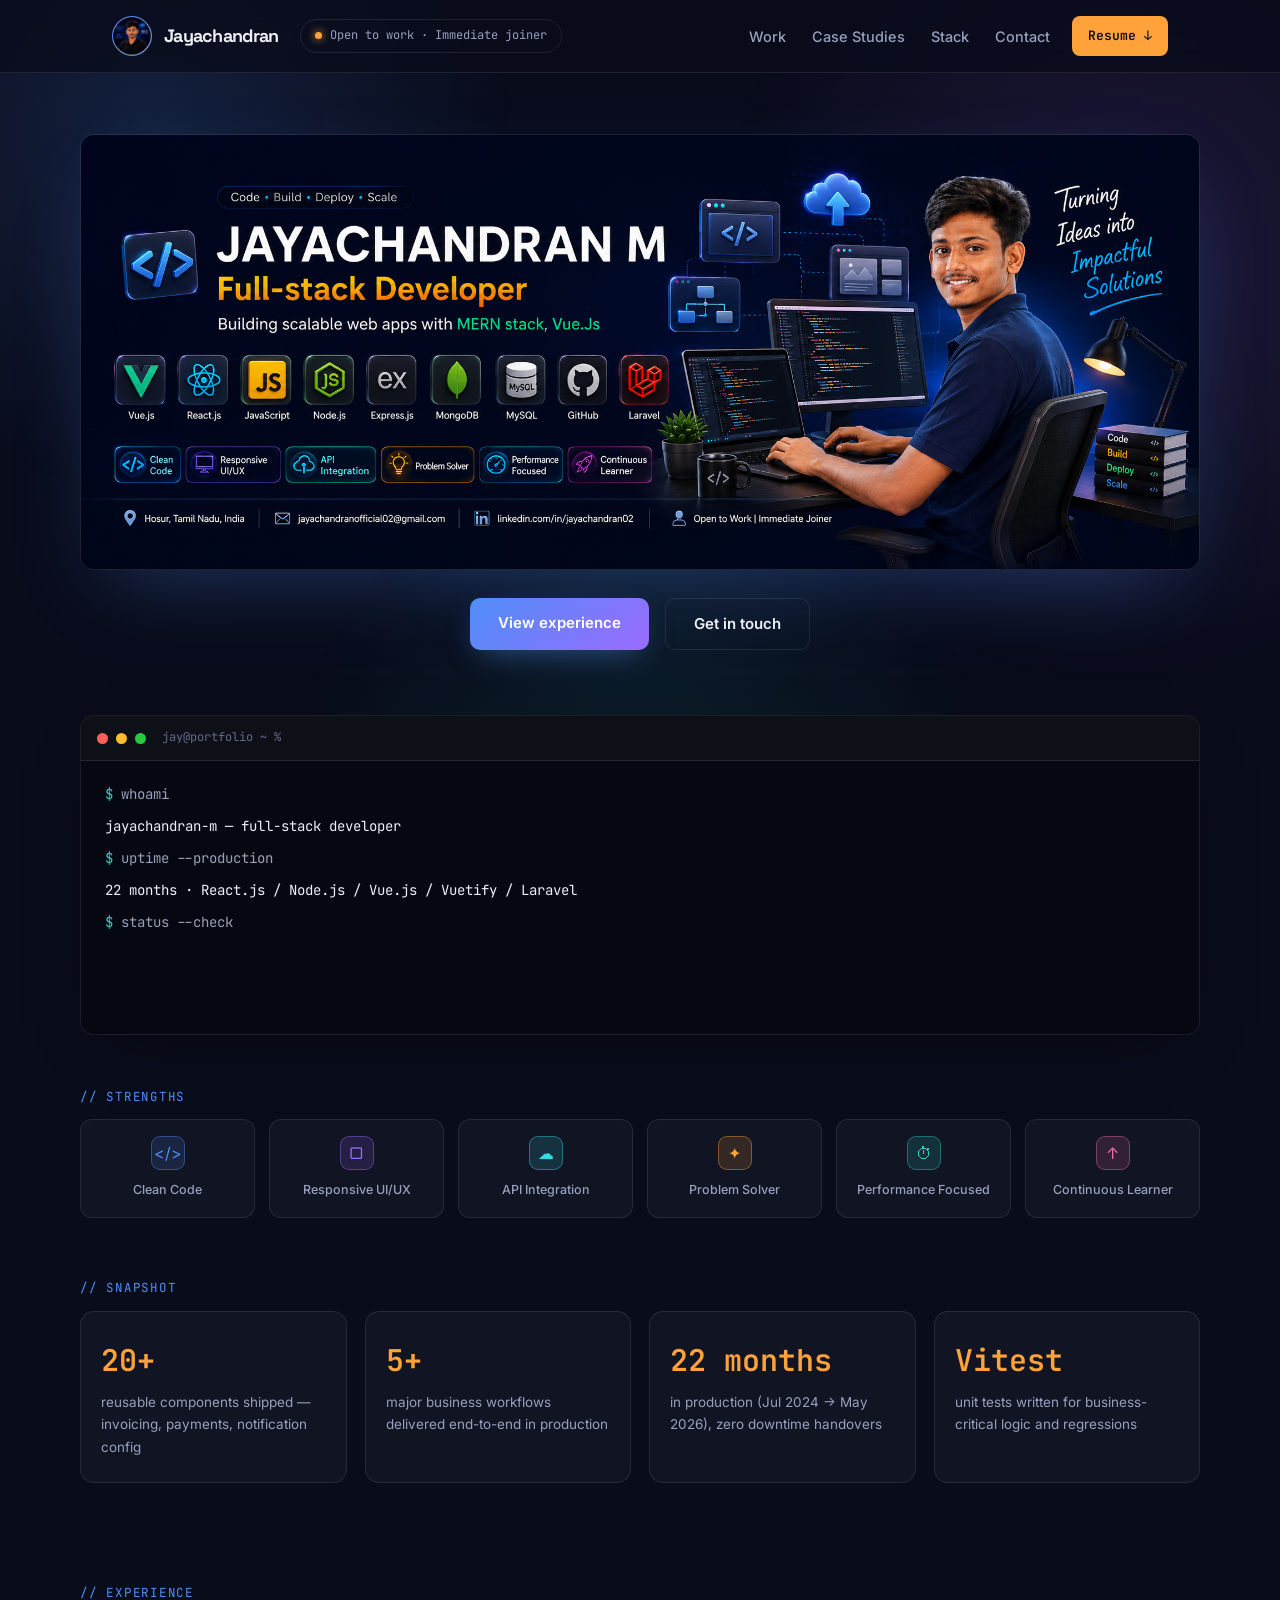
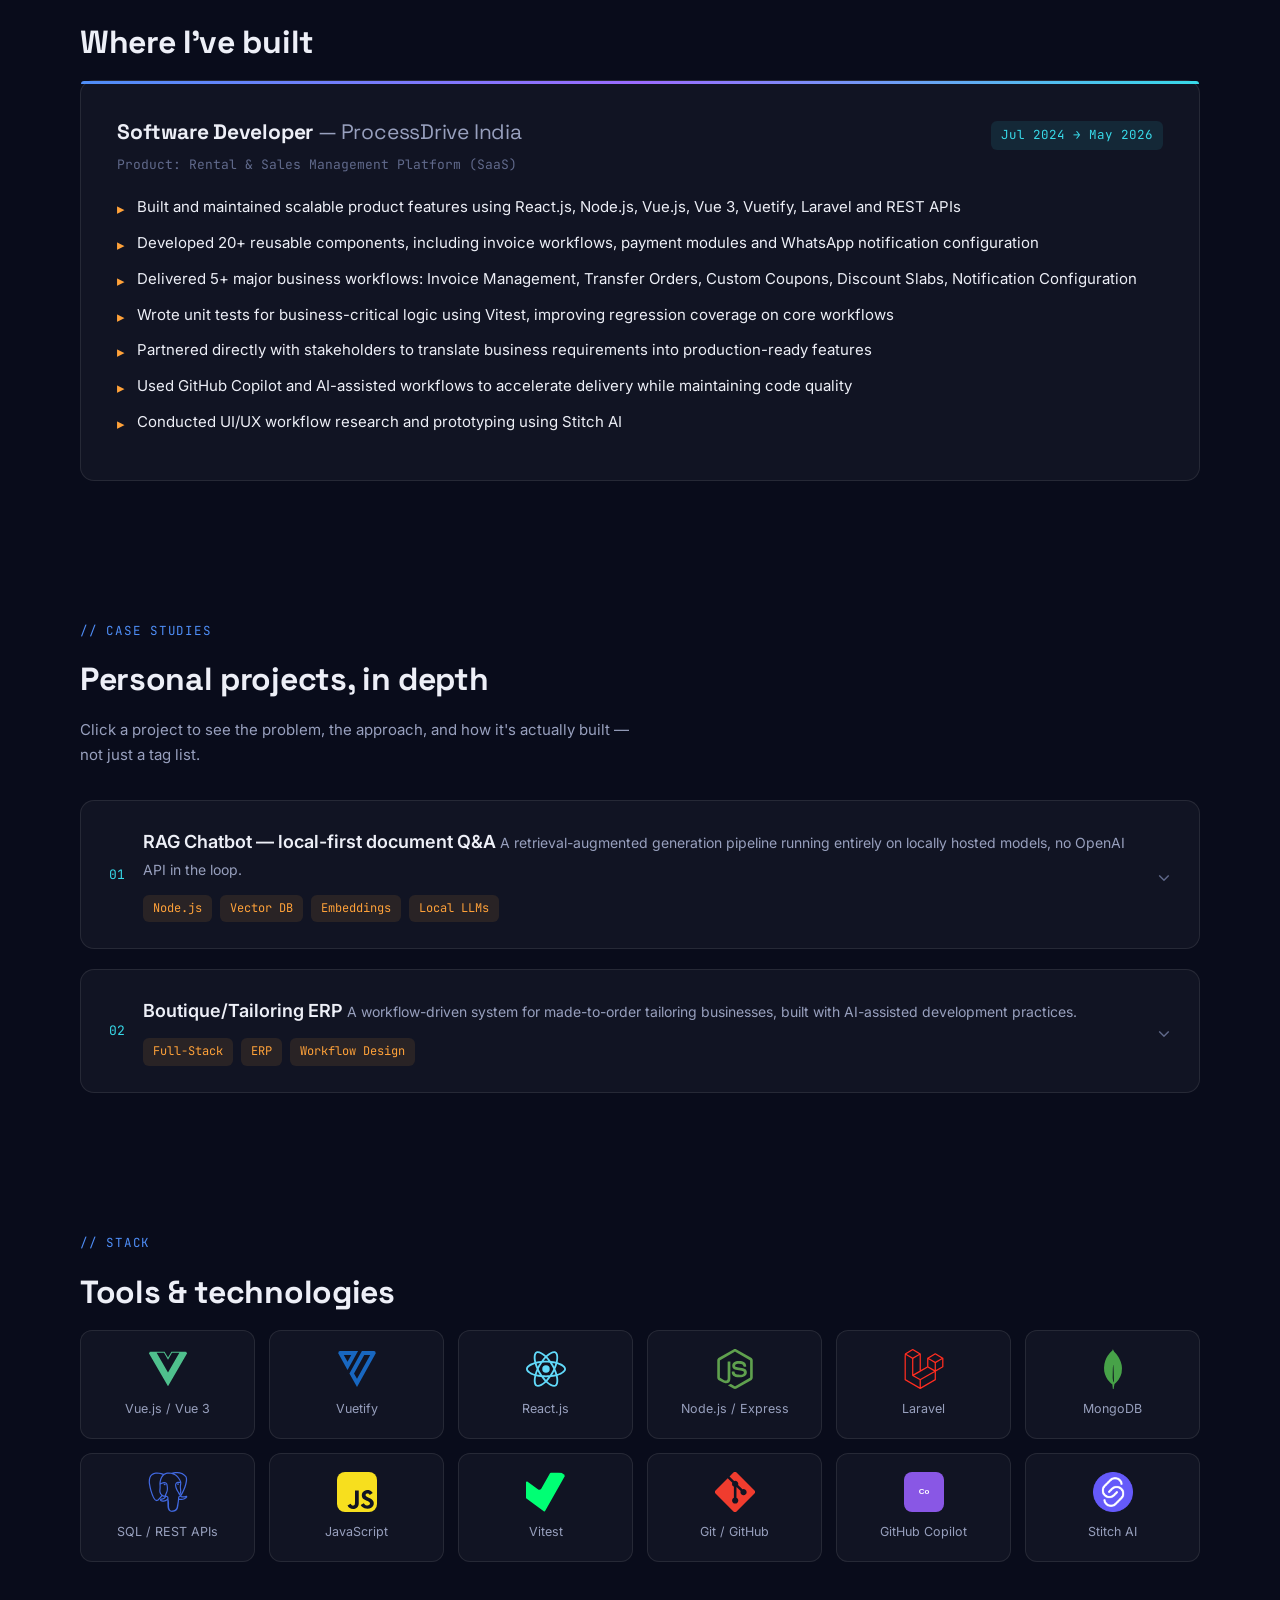
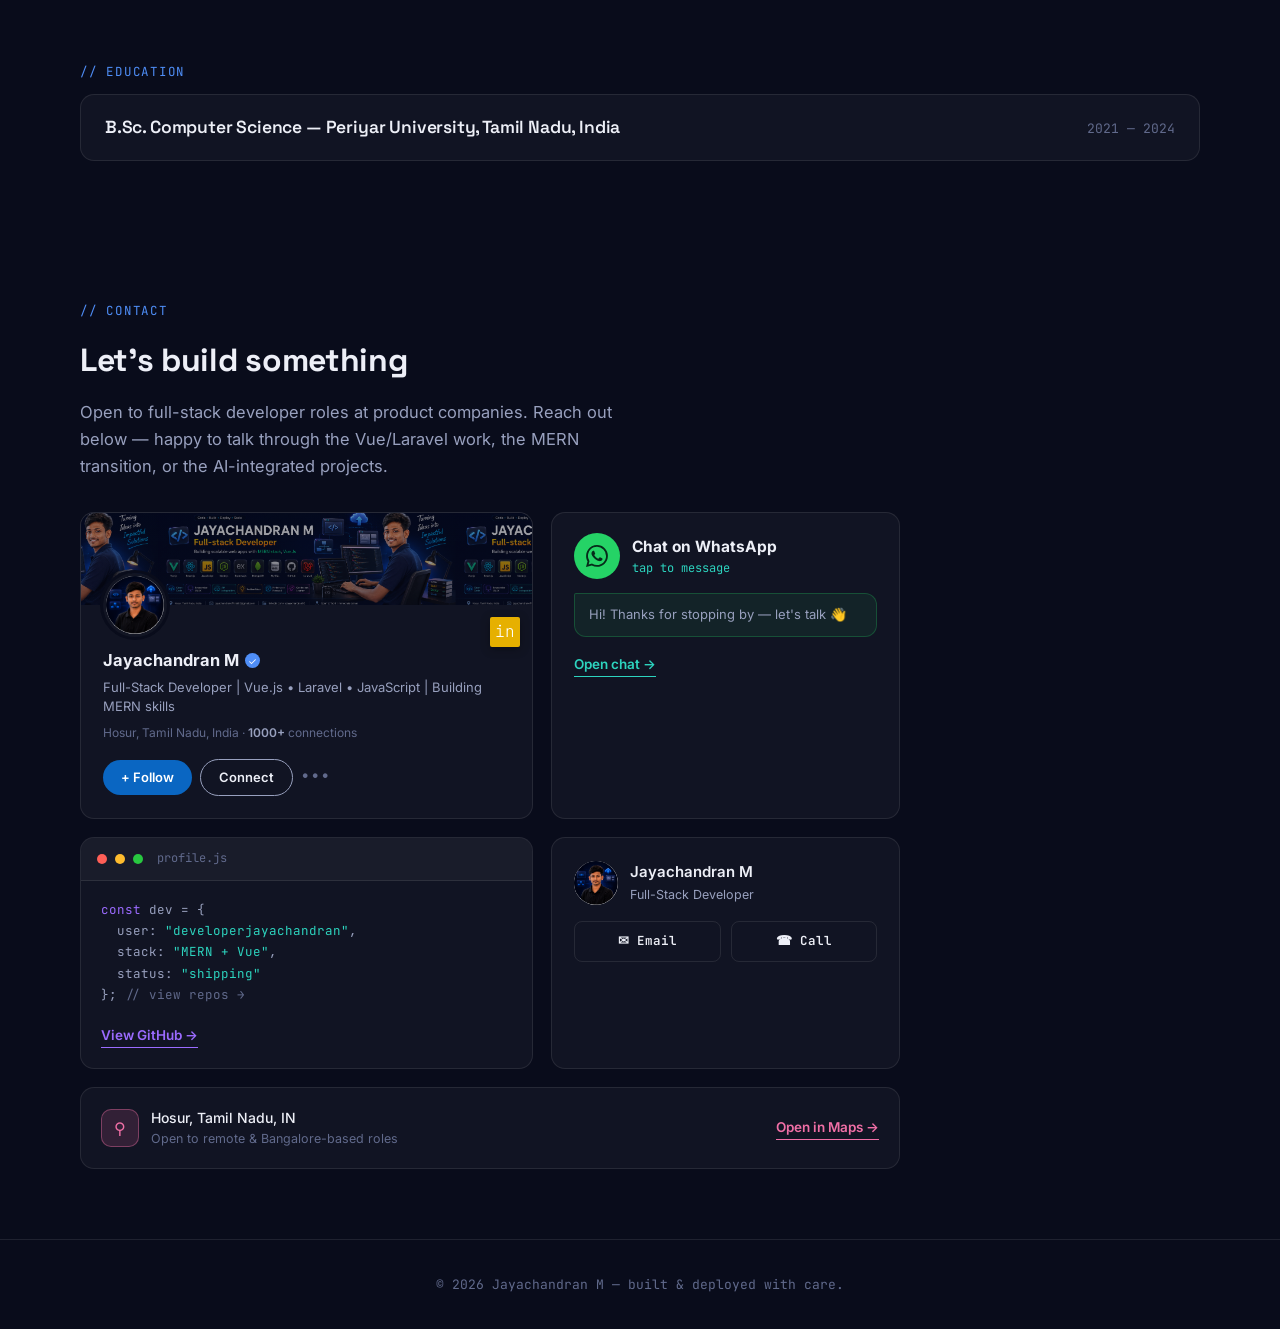
<file: index.html>
<!DOCTYPE html>
<html lang="en">
<head>
<meta charset="UTF-8">
<meta name="viewport" content="width=device-width, initial-scale=1.0">
<!-- Primary SEO -->
<title>Jayachandran M | Full Stack Developer | React • Vue • .NET</title>

<meta name="title" content="Jayachandran M | Full Stack Developer">
<meta name="description"
      content="Jayachandran M is a Full Stack Developer from Hosur, India specializing in React, Vue.js, Node.js, .NET, C#, AI and modern web applications.">

<meta name="keywords"
content="Jayachandran, Jayachandran M, Full Stack Developer, React Developer, Vue Developer, Node.js Developer, .NET Developer, C#, Portfolio">

<meta name="author" content="Jayachandran M">

<meta name="robots" content="index, follow">

<meta charset="UTF-8">

<meta name="viewport"
content="width=device-width, initial-scale=1.0">
<meta property="og:type" content="website">

<meta property="og:title"
content="Jayachandran M | Full Stack Developer">

<meta property="og:description"
content="Building modern web applications using React, Vue.js, Node.js and .NET">

<meta property="og:image"
content="https://developerjayachandran.github.io/images/jayachandran-full-stack-developer-banner.png">

<meta property="og:url"
content="https://developerjayachandran.github.io">

<meta property="og:site_name"
content="Jayachandran Portfolio">

<meta name="twitter:card" content="summary_large_image">

<meta name="twitter:title"
content="Jayachandran M">

<meta name="twitter:description"
content="Full Stack Developer">

<meta name="twitter:image"
content="https://developerjayachandran.github.io/images/jayachandran-full-stack-developer-banner.png">
<link rel="canonical"
href="https://developerjayachandran.github.io/">
<title>Jayachandran M — Full-Stack Developer</title>
<link rel="preconnect" href="https://fonts.googleapis.com">
<link rel="preconnect" href="https://fonts.gstatic.com" crossorigin>
<link href="https://fonts.googleapis.com/css2?family=Space+Grotesk:wght@500;600;700&family=JetBrains+Mono:wght@400;500;600&family=Inter:wght@400;500;600&display=swap" rel="stylesheet">
<style>
  :root{
    --bg: #090C1B;
    --bg-panel: rgba(255,255,255,0.035);
    --ink: #EDEFF7;
    --ink-soft: #98A0BE;
    --ink-faint: #616A8C;
    --line: rgba(255,255,255,0.09);
    --blue: #4F8EF7;
    --purple: #9B6BFF;
    --cyan: #38D9E8;
    --orange: #FFA23A;
    --teal: #2DD4BF;
    --pink: #F06FA6;
    --max: 1120px;
    --radius: 14px;
    --mx: 50%;
    --my: 50%;
  }

  *{ margin:0; padding:0; box-sizing:border-box; }
  html{ scroll-behavior: smooth; }

  body{
    background: var(--bg);
    color: var(--ink);
    font-family: 'Inter', sans-serif;
    line-height: 1.65;
    position: relative;
    overflow-x: hidden;
  }

  .glow-field{
    position: fixed;
    inset: 0;
    z-index: 0;
    pointer-events: none;
    background:
      radial-gradient(600px circle at 12% 15%, rgba(79,142,247,0.16), transparent 60%),
      radial-gradient(700px circle at 88% 30%, rgba(155,107,255,0.14), transparent 60%),
      radial-gradient(600px circle at 50% 90%, rgba(45,212,191,0.10), transparent 60%);
  }

  /* ambient cursor glow — subtle, desktop only, killed by reduced-motion */
  .cursor-glow{
    position: fixed;
    inset: 0;
    z-index: 0;
    pointer-events: none;
    background: radial-gradient(420px circle at var(--mx) var(--my), rgba(79,142,247,0.07), transparent 70%);
    transition: background 0.15s ease-out;
  }

  .mono{ font-family: 'JetBrains Mono', monospace; }

  h1, h2, h3{
    font-family: 'Space Grotesk', sans-serif;
    color: var(--ink);
    letter-spacing: -0.01em;
  }

  a{ color: inherit; }

  .skip-link{
    position: absolute;
    top: -60px; left: 20px;
    background: var(--orange);
    color: #090C1B;
    padding: 10px 18px;
    border-radius: 8px;
    text-decoration: none;
    z-index: 999;
    font-weight: 600;
    transition: top 0.2s;
  }
  .skip-link:focus{ top: 12px; }

  /* scroll progress bar */
  .scroll-progress{
    position: fixed;
    top: 0; left: 0;
    height: 2.5px;
    width: 0%;
    background: linear-gradient(90deg, var(--blue), var(--purple), var(--cyan));
    z-index: 200;
    transition: width 0.1s linear;
  }

  .container{
    max-width: var(--max);
    margin: 0 auto;
    padding: 0 32px;
    position: relative;
    z-index: 1;
  }

  .eyebrow{
    font-family: 'JetBrains Mono', monospace;
    font-size: 12.5px;
    color: var(--blue);
    letter-spacing: 0.06em;
    margin-bottom: 12px;
  }

  /* ---------- Header ---------- */
  header{
    position: fixed;
    top: 0; left: 0; right: 0;
    z-index: 100;
    background: rgba(9,12,27,0.78);
    backdrop-filter: blur(12px);
    border-bottom: 1px solid var(--line);
  }
  nav{
    max-width: var(--max);
    margin: 0 auto;
    padding: 16px 32px;
    display: flex;
    align-items: center;
    gap: 22px;
  }
  .logo{
    font-family: 'JetBrains Mono', monospace;
    font-weight: 600;
    font-size: 16px;
    border: 1px solid var(--blue);
    color: var(--blue);
    border-radius: 8px;
    padding: 4px 9px;
    line-height: 1;
    box-shadow: 0 0 16px rgba(79,142,247,0.35);
  }
  .nav-brand{
    display: flex;
    align-items: center;
    gap: 12px;
    min-width: 0;
  }
  .nav-brand > *{ min-width: 0; }
  .nav-name{
    font-family: 'Space Grotesk', sans-serif;
    font-size: 18px;
    font-weight: 800;
    letter-spacing: -0.04em;
    color: var(--ink);
    white-space: nowrap;
    margin: 0;
  }
  .status-pill{
    display: flex;
    align-items: center;
    gap: 8px;
    font-family: 'JetBrains Mono', monospace;
    font-size: 12px;
    color: var(--ink-soft);
    border: 1px solid var(--line);
    border-radius: 20px;
    padding: 6px 14px;
    white-space: nowrap;
  }
    .status-pill .dot{
    width: 7px; height: 7px;
    background: var(--orange);
    border-radius: 50%;
    display: inline-block;
    animation: pulse 2s ease-in-out infinite;
    box-shadow: 0 0 8px var(--orange);
  }
  @keyframes pulse{ 0%,100%{opacity:1;} 50%{opacity:0.3;} }

  .nav-links{ list-style: none; display: flex; gap: 26px; margin-left: auto; }
  .nav-links a{
    text-decoration: none;
    font-size: 14.5px;
    font-weight: 500;
    color: var(--ink-soft);
    transition: color 0.2s;
  }
  .nav-links a:hover{ color: var(--cyan); }

  .btn-resume{
    font-family: 'JetBrains Mono', monospace;
    font-size: 13px;
    font-weight: 600;
    text-decoration: none;
    color: #090C1B;
    background: var(--orange);
    padding: 9px 16px;
    border-radius: 8px;
    white-space: nowrap;
    transition: filter 0.2s, transform 0.2s;
  }
  .btn-resume:hover{ filter: brightness(1.1); transform: translateY(-1px); }

  .mobile-toggle{
    display: none;
    background: none;
    border: 1px solid var(--line);
    color: var(--ink);
    border-radius: 8px;
    font-size: 18px;
    padding: 6px 10px;
    cursor: pointer;
    margin-left: auto;
  }

  main{ padding-top: 88px; }

  /* ---------- Hero / banner masthead ---------- */
  .hero{ padding: 46px 0 40px; }
  .banner-frame{
    border-radius: var(--radius);
    overflow: hidden;
    border: 1px solid var(--line);
    box-shadow: 0 30px 80px -30px rgba(79,142,247,0.35);
  }
  .banner-frame img{ width: 100%; display: block; }

  .hero-cta{
    display: flex;
    justify-content: center;
    gap: 16px;
    margin-top: 28px;
    margin-bottom: 15px;
    flex-wrap: wrap;
  }
  .btn-primary, .btn-secondary{
    padding: 13px 28px;
    border-radius: 10px;
    font-weight: 600;
    font-size: 15px;
    text-decoration: none;
    transition: all 0.2s;
    display: inline-block;
  }
  .btn-primary{
    background: linear-gradient(135deg, var(--blue), var(--purple));
    color: #fff;
    box-shadow: 0 10px 30px -10px rgba(79,142,247,0.55);
  }
  .btn-primary:hover{ transform: translateY(-2px); }
  .btn-secondary{
    background: transparent;
    color: var(--ink);
    border: 1.5px solid var(--line);
  }
  .btn-secondary:hover{ border-color: var(--cyan); color: var(--cyan); }

  /* ---------- Terminal boot (signature element) ---------- */
  .terminal-section{ padding: 10px 0 46px; }
  .terminal{
    background: #060811;
    border: 1px solid var(--line);
    border-radius: var(--radius);
    overflow: hidden;
    box-shadow: 0 20px 60px -30px rgba(0,0,0,0.6);
  }
  .terminal-bar{
    display: flex;
    align-items: center;
    gap: 8px;
    padding: 12px 16px;
    background: rgba(255,255,255,0.03);
    border-bottom: 1px solid var(--line);
  }
  .terminal-dot{ width: 11px; height: 11px; border-radius: 50%; }
  .terminal-dot.red{ background: #FF5F57; }
  .terminal-dot.yellow{ background: #FEBC2E; }
  .terminal-dot.green{ background: #28C840; }
  .terminal-title{
    font-family: 'JetBrains Mono', monospace;
    font-size: 12px;
    color: var(--ink-faint);
    margin-left: 8px;
  }
  .terminal-body{
    padding: 22px 24px 26px;
    font-family: 'JetBrains Mono', monospace;
    font-size: 14px;
    color: var(--ink-soft);
    min-height: 168px;
  }
  .terminal-body .line{ display: block; margin-bottom: 9px; opacity: 0; }
  .terminal-body .line.shown{ opacity: 1; }
  .terminal-body .prompt{ color: var(--teal); }
  .terminal-body .val{ color: var(--ink); }
  .terminal-body .ok{ color: var(--cyan); }
  .terminal-cursor{
    display: inline-block;
    width: 8px; height: 15px;
    background: var(--orange);
    vertical-align: text-bottom;
    animation: blink 1s step-end infinite;
  }
  @keyframes blink{ 50%{ opacity: 0; } }

  /* ---------- Strengths chips ---------- */
  .chips-section{ padding: 6px 0 10px; }
  .chips-grid{
    display: grid;
    grid-template-columns: repeat(6, 1fr);
    gap: 14px;
  }
  .chip{
    background: var(--bg-panel);
    border: 1px solid var(--line);
    border-radius: 12px;
    padding: 16px 12px;
    text-align: center;
    transition: transform 0.2s, border-color 0.2s;
  }
  .chip:hover{ transform: translateY(-3px); }
  .chip .chip-icon{
    width: 34px; height: 34px;
    border-radius: 9px;
    display: flex; align-items: center; justify-content: center;
    margin: 0 auto 10px;
    font-size: 16px;
  }
  .chip .chip-label{ font-size: 12.5px; font-weight: 500; color: var(--ink-soft); }
  .chip.c-blue .chip-icon{ background: rgba(79,142,247,0.15); color: var(--blue); border: 1px solid rgba(79,142,247,0.4); }
  .chip.c-blue:hover{ border-color: var(--blue); }
  .chip.c-purple .chip-icon{ background: rgba(155,107,255,0.15); color: var(--purple); border: 1px solid rgba(155,107,255,0.4); }
  .chip.c-purple:hover{ border-color: var(--purple); }
  .chip.c-cyan .chip-icon{ background: rgba(56,217,232,0.15); color: var(--cyan); border: 1px solid rgba(56,217,232,0.4); }
  .chip.c-cyan:hover{ border-color: var(--cyan); }
  .chip.c-orange .chip-icon{ background: rgba(255,162,58,0.15); color: var(--orange); border: 1px solid rgba(255,162,58,0.4); }
  .chip.c-orange:hover{ border-color: var(--orange); }
  .chip.c-teal .chip-icon{ background: rgba(45,212,191,0.15); color: var(--teal); border: 1px solid rgba(45,212,191,0.4); }
  .chip.c-teal:hover{ border-color: var(--teal); }
  .chip.c-pink .chip-icon{ background: rgba(240,111,166,0.15); color: var(--pink); border: 1px solid rgba(240,111,166,0.4); }
  .chip.c-pink:hover{ border-color: var(--pink); }

  /* ---------- Snapshot (was "Impact Metrics") ---------- */
  .metrics{ padding: 50px 0 30px; }
  .metrics-grid{
    display: grid;
    grid-template-columns: repeat(4, 1fr);
    gap: 18px;
  }
  .metric-tile{
    background: var(--bg-panel);
    border: 1px solid var(--line);
    border-radius: var(--radius);
    padding: 24px 20px;
    transition: border-color 0.2s, transform 0.2s;
  }
  .metric-tile:hover{ border-color: var(--blue); transform: translateY(-3px); }
  .metric-num{
    font-family: 'JetBrains Mono', monospace;
    font-size: 30px;
    font-weight: 600;
    color: var(--orange);
    margin-bottom: 6px;
  }
  .dp{
    width: 40px;
    height: 40px;
    border-radius: 50%;
    border: 1px solid var(--blue);
    color: var(--blue);
    line-height: 1;
    box-shadow: inset 0 0 16px rgba(0, 93, 168, 0.35);
  }
  .metric-label{ font-size: 13.5px; color: var(--ink-soft); }

  /* ---------- Section shared ---------- */
  section.block{ padding: 70px 0; }
  section.block h2{ font-size: 32px; margin-bottom: 12px; }
  .section-sub{ color: var(--ink-soft); font-size: 15px; margin-bottom: 32px; max-width: 560px; }

  /* ---------- Experience ---------- */
  .exp-card{
    background: var(--bg-panel);
    border: 1px solid var(--line);
    border-radius: var(--radius);
    padding: 34px 36px;
    position: relative;
  }
  .exp-card::before{
    content: '';
    position: absolute;
    top: 0; left: 0;
    width: 100%; height: 3px;
    background: linear-gradient(90deg, var(--blue), var(--purple), var(--cyan));
    border-radius: var(--radius) var(--radius) 0 0;
  }
  .exp-head{
    display: flex; justify-content: space-between; align-items: baseline;
    flex-wrap: wrap; gap: 10px; margin-bottom: 4px;
  }
  .exp-head h3{ font-size: 21px; }
  .exp-head .company{ color: var(--ink-soft); font-weight: 400; }
  .rev-tag{
    font-family: 'JetBrains Mono', monospace;
    font-size: 12.5px;
    color: var(--cyan);
    background: rgba(56,217,232,0.10);
    padding: 4px 10px;
    border-radius: 6px;
    white-space: nowrap;
  }
  .exp-sub{
    font-family: 'JetBrains Mono', monospace;
    font-size: 13px;
    color: var(--ink-faint);
    margin-bottom: 20px;
  }
  .spec-list li{
    list-style: none;
    padding-left: 20px;
    position: relative;
    margin-bottom: 11px;
    font-size: 15px;
    color: var(--ink);
  }
  .spec-list li::before{
    content: '▸';
    color: var(--orange);
    position: absolute;
    left: 0;
    top: 2px;
  }

  /* ---------- Case studies (was "Modules") ---------- */
  .case-list{ display: flex; flex-direction: column; gap: 20px; }
  .case-card{
    background: var(--bg-panel);
    border: 1px solid var(--line);
    border-radius: var(--radius);
    overflow: hidden;
    transition: border-color 0.2s;
  }
  .case-card.open{ border-color: var(--purple); }
  .case-head{
    display: flex;
    align-items: center;
    gap: 18px;
    padding: 26px 28px;
    cursor: pointer;
    background: none;
    border: none;
    width: 100%;
    text-align: left;
    color: inherit;
    font: inherit;
  }
  .case-head:focus-visible{ outline: 2px solid var(--cyan); outline-offset: -2px; }
  .case-icon{
    font-family: 'JetBrains Mono', monospace;
    font-size: 13px;
    color: var(--cyan);
    flex-shrink: 0;
  }
  .case-title-wrap{ flex: 1; min-width: 0; }
  .case-name{ font-size: 18px; font-weight: 600; margin-bottom: 6px; }
  .case-tagline{ color: var(--ink-soft); font-size: 14px; }
  .case-tags{ display: flex; flex-wrap: wrap; gap: 8px; margin-top: 12px; }
  .tag{
    font-family: 'JetBrains Mono', monospace;
    font-size: 12px;
    color: var(--orange);
    background: rgba(255,162,58,0.10);
    padding: 4px 10px;
    border-radius: 6px;
  }
  .case-chevron{
    font-size: 18px;
    color: var(--ink-faint);
    transition: transform 0.25s ease;
    flex-shrink: 0;
  }
  .case-card.open .case-chevron{ transform: rotate(180deg); color: var(--cyan); }
  .case-body{
    max-height: 0;
    overflow: hidden;
    transition: max-height 0.35s ease;
  }
  .case-body-inner{
    padding: 0 28px 30px;
    border-top: 1px solid var(--line);
    margin-top: 2px;
    padding-top: 22px;
  }
  .case-grid{
    display: grid;
    grid-template-columns: 1fr 1fr;
    gap: 24px;
    margin-bottom: 20px;
  }
  .case-block h4{
    font-family: 'JetBrains Mono', monospace;
    font-size: 12px;
    letter-spacing: 0.06em;
    text-transform: uppercase;
    color: var(--purple);
    margin-bottom: 8px;
  }
  .case-block p{ font-size: 14.5px; color: var(--ink-soft); }
  .case-links{ display: flex; gap: 14px; margin-top: 6px; }
  .case-link{
    font-size: 13.5px;
    font-weight: 600;
    color: var(--ink);
    text-decoration: none;
    border-bottom: 1.5px solid var(--ink);
    padding-bottom: 2px;
  }
  .case-link:hover{ color: var(--cyan); border-color: var(--cyan); }
  .case-note{
    font-size: 12.5px;
    color: var(--ink-faint);
    margin-top: 14px;
    font-style: italic;
  }

  /* ---------- Stack icon grid ---------- */
  .stack-grid{
    display: grid;
    grid-template-columns: repeat(6, 1fr);
    gap: 14px;
  }
  .stack-item{
    background: var(--bg-panel);
    border: 1px solid var(--line);
    border-radius: 12px;
    padding: 18px 10px;
    text-align: center;
    transition: transform 0.2s, border-color 0.2s;
  }
  .stack-item:hover{ transform: translateY(-3px); border-color: var(--blue); }
  .stack-icon-img{
    width: 40px; height: 40px; display: block; margin: 0 auto 10px; border-radius: 8px; object-fit: cover;
  }
  .stack-name{ font-size: 12.5px; color: var(--ink-soft); }

  /* ---------- Education ---------- */
  .education-section{ padding: 30px 0 70px; }
  .edu-row{
    display: flex; justify-content: space-between; align-items: baseline;
    flex-wrap: wrap; gap: 10px;
    border: 1px solid var(--line);
    border-radius: var(--radius);
    padding: 18px 24px;
    background: var(--bg-panel);
  }
  .edu-row h3{ font-size: 17.5px; font-weight: 600; }
  .edu-meta{ font-family: 'JetBrains Mono', monospace; font-size: 13px; color: var(--ink-faint); }

  /* ---------- Contact ---------- */
  .contact-section{ padding: 70px 0 50px; }
  .contact-line{ color: var(--ink-soft); font-size: 16.5px; margin-bottom: 32px; max-width: 540px; }
  .contact-bento{
    display: grid;
    grid-template-columns: 1.3fr 1fr;
    gap: 18px;
    max-width: 820px;
  }
  .bento-card{
    border: 1px solid var(--line);
    background: var(--bg-panel);
    border-radius: var(--radius);
    text-decoration: none;
    color: inherit;
    transition: transform 0.2s ease, border-color 0.2s ease;
    display: block;
    overflow: hidden;
  }
  .bento-card:hover{ transform: translateY(-3px); }

  /* LinkedIn — profile-preview style, mirrors a LinkedIn share-card layout */
  .li-card{ position: relative; }
  .li-card:hover{ border-color: var(--blue); }
  .li-banner{
    height: 92px;
    background-image: linear-gradient(rgba(9,12,27,0.35), rgba(9,12,27,0.55)), url('assets/jayachandran-full-stack-developer-banner.png');
    background-size: 66%;
    background-position: center;
    text-align: center;
  }
  .li-badge{
    position: absolute;
    top: 12px; right: 12px;
    width: 30px; height: 30px;
    border-radius: 2px;
    background: #e6b000;
    color: #fff;
    font-family: 'JetBrains Mono', monospace;
    font-weight: 200;
    font-size: 16px;
    display: flex; align-items: center; justify-content: center;
    box-shadow: 0 2px 10px rgba(0,0,0,0.35);
  }
  .li-body{ padding: 0 22px 22px; position: relative; }
  .li-avatar-row{ display: flex; align-items: flex-end; justify-content: space-between; }
  .li-avatar{
    width: 64px; height: 64px;
    border-radius: 50%;
    border: 3px solid var(--bg-panel);
    outline: 3px solid var(--bg);
    object-fit: cover;
    margin-top: -32px;
    display: block;
    background: var(--bg);
  }
  .li-dots{
    font-size: 15px;
    color: var(--ink-faint);
    letter-spacing: 2px;
    padding-bottom: 4px;
  }
  .li-name-row{ display: flex; align-items: center; gap: 6px; margin-top: 10px; }
  .li-name{ font-size: 16.5px; font-weight: 700; }
  .li-verified{
    width: 15px; height: 15px;
    border-radius: 50%;
    background: var(--blue);
    color: #fff;
    font-size: 10px;
    display: inline-flex; align-items: center; justify-content: center;
    flex-shrink: 0;
  }
  .li-role{ font-size: 13px; color: var(--ink-soft); margin-top: 4px; line-height: 1.4; }
  .li-meta{ font-size: 12px; color: var(--ink-faint); margin-top: 8px; }
  .li-meta strong{ color: var(--ink-soft); font-weight: 600; }
  .li-actions{ display: flex; align-items: center; gap: 8px; margin-top: 16px; }
  .li-btn{
    font-size: 13px;
    font-weight: 600;
    padding: 7px 18px;
    border-radius: 20px;
    text-align: center;
  }
  .li-btn.follow{ background: #0A66C2; color: #fff; text-decoration: none; }
  .li-btn.connect{ border: 1.5px solid var(--ink-soft); color: var(--ink); text-decoration: none; }

  /* WhatsApp — chat preview style */
  .wa-card{ padding: 0; text-align: left; }
  .wa-card:hover{ border-color: var(--teal); }
  .wa-top{
    display: flex; align-items: center; gap: 12px;
    padding: 20px 22px 14px;
  }
  .wa-icon{
    width: 46px; height: 46px;
    border-radius: 50%;
    background: #25D366;
    color: #062B1A;
    display: flex; align-items: center; justify-content: center;
    flex-shrink: 0;
  }
  .wa-icon svg{ width: 22px; height: 22px; }
  .wa-title{ font-size: 15.5px; font-weight: 700; }
  .wa-status{ font-size: 12px; color: var(--teal); }
  .wa-preview{
    margin: 0 22px 16px;
    background: rgba(37,211,102,0.08);
    border: 1px solid rgba(37,211,102,0.25);
    border-radius: 12px;
    border-top-left-radius: 2px;
    padding: 10px 14px;
    font-size: 13px;
    color: var(--ink-soft);
  }
  .wa-foot{
    display: flex; align-items: center; justify-content: space-between;
    padding: 0 22px 20px;
  }
  .wa-card .bento-cta{ color: var(--teal); }
  .wa-card .bento-cta:hover{ color: #6EE7DA; }

  /* GitHub — mini code-editor style */
  .gh-card{ padding: 0; }
  .gh-card:hover{ border-color: var(--purple); }
  .gh-titlebar{
    display: flex; align-items: center; gap: 8px;
    padding: 11px 16px;
    background: rgba(255,255,255,0.03);
    border-bottom: 1px solid var(--line);
  }
  .gh-titlebar .terminal-dot{ width: 10px; height: 10px; }
  .gh-filename{
    font-family: 'JetBrains Mono', monospace;
    font-size: 12px;
    color: var(--ink-faint);
    margin-left: 6px;
  }
  .gh-body{ padding: 18px 20px 20px; }
  .gh-code{
    font-family: 'JetBrains Mono', monospace;
    font-size: 12.5px;
    line-height: 1.7;
    color: var(--ink-soft);
    margin-bottom: 16px;
  }
  .gh-code .gk{ color: var(--purple); }
  .gh-code .gs{ color: var(--teal); }
  .gh-code .gc{ color: var(--ink-faint); }
  .gh-card .bento-cta{ color: var(--purple); }
  .gh-card .bento-cta:hover{ color: #C0A4FF; }

  /* Direct contact — avatar card with two actions */
  .dc-card{ padding: 22px; grid-column: span 1; }
  .dc-card:hover{ border-color: var(--orange); }
  .dc-head{ display: flex; align-items: center; gap: 12px; margin-bottom: 16px; }
  .dc-avatar{ width: 44px; height: 44px; border-radius: 50%; object-fit: cover; }
  .dc-name{ font-size: 15px; font-weight: 600; }
  .dc-role{ font-size: 12.5px; color: var(--ink-soft); }
  .dc-actions{ display: flex; gap: 10px; }
  .dc-btn{
    flex: 1;
    text-align: center;
    font-family: 'JetBrains Mono', monospace;
    font-size: 12.5px;
    font-weight: 600;
    color: var(--ink);
    border: 1px solid var(--line);
    border-radius: 8px;
    padding: 9px 8px;
    text-decoration: none;
    transition: border-color 0.2s, color 0.2s;
  }
  .dc-btn:hover{ border-color: var(--orange); color: var(--orange); }

  /* Location — small pin card */
  .loc-card{
    display: flex;
    align-items: center;
    gap: 12px;
    padding: 18px 20px;
    grid-column: 1 / -1;
  }
  .loc-card:hover{ border-color: var(--pink); }
  .loc-icon{
    width: 38px; height: 38px;
    border-radius: 10px;
    background: rgba(240,111,166,0.15);
    border: 1px solid rgba(240,111,166,0.4);
    color: var(--pink);
    display: flex; align-items: center; justify-content: center;
    font-size: 16px;
    flex-shrink: 0;
  }
  .loc-text{ flex: 1; font-size: 14px; }
  .loc-text .loc-place{ color: var(--ink); font-weight: 500; }
  .loc-text .loc-note{ color: var(--ink-faint); font-size: 12.5px; }
  .loc-card .bento-cta{ color: var(--pink); white-space: nowrap; }
  .loc-card .bento-cta:hover{ color: #F79BC1; }

  .bento-cta{
    display: inline-block;
    font-size: 13.5px;
    font-weight: 600;
    border-bottom: 1.5px solid currentColor;
    padding-bottom: 1px;
  }

  footer{
    padding: 34px 0;
    text-align: center;
    color: var(--ink-faint);
    font-size: 13px;
    border-top: 1px solid var(--line);
    font-family: 'JetBrains Mono', monospace;
  }

  .reveal{ opacity: 0; transform: translateY(16px); transition: opacity 0.6s ease, transform 0.6s ease; }
  .reveal.visible{ opacity: 1; transform: translateY(0); }

  @media (prefers-reduced-motion: reduce){
    .reveal{ opacity: 1; transform: none; transition: none; }
    .status-pill .dot{ animation: none; }
    .terminal-cursor{ animation: none; }
    .terminal-body .line{ opacity: 1; }
    .cursor-glow{ display: none; }
    html{ scroll-behavior: auto; }
  }
  @media (max-width:680px){
    section.block{
        margin: 15px;
    }
}

  @media (max-width: 960px){
    .chips-grid{ grid-template-columns: repeat(3, 1fr); }
    .metrics-grid{ grid-template-columns: repeat(2, 1fr); }
    .stack-grid{ grid-template-columns: repeat(4, 1fr); }
    .case-grid{ grid-template-columns: 1fr; }
    .contact-bento{ grid-template-columns: 1fr; }
  }

  @media (max-width: 680px){
    .nav-links, .status-pill{ display: none; }
    .mobile-toggle{ display: block; }
    .nav-links.active{
      display: flex;
      flex-direction: column;
      position: absolute;
      top: 100%; left: 0; right: 0;
      background: var(--bg);
      border-bottom: 1px solid var(--line);
      padding: 16px 32px;
      gap: 16px;
    }
    section.block h2{ font-size: 25px; }
    .chips-grid{ grid-template-columns: repeat(2, 1fr); }
    .stack-grid{ grid-template-columns: repeat(3, 1fr); }
    .container{ padding: 0 20px; }
    nav{ padding: 14px 20px; }
    .loc-card{ flex-wrap: wrap; }
    .case-head{ padding: 20px; }
    .case-body-inner{ padding: 0 20px 24px; padding-top: 18px; }
  }
</style>
</head>

<script type="application/ld+json">
{
"@context":"https://schema.org",
"@type":"Person",
"name":"Jayachandran M",
"url":"https://developerjayachandran.github.io",
"image":"https://developerjayachandran.github.io/images/jayachandran-profile-photo.png",
"jobTitle":"Full Stack Developer",
"address":{
"@type":"PostalAddress",
"addressLocality":"Hosur",
"addressCountry":"India"
},
"sameAs":[
"https://github.com/developerjayachandran",
"https://linkedin.com/in/jayachandran-m-developer"
],
"knowsAbout":[
"React",
"Vue.js",
"Node.js",
".NET",
"C#",
"JavaScript",
"TypeScript",
"MongoDB",
"PostgreSQL"
]
}
</script>
<body>

<div class="glow-field" aria-hidden="true"></div>
<div class="cursor-glow" id="cursorGlow" aria-hidden="true"></div>
<div class="scroll-progress" id="scrollProgress"></div>
<a href="#main-content" class="skip-link">Skip to main content</a>

<header>
  <nav aria-label="Main navigation">
    <div class="nav-brand">
      <img class="dp" src="assets/jayachandran-profile-photo.png" alt="Jayachandran">
      <div class="nav-name">Jayachandran</div>
    </div>
    <div class="status-pill"><span class="dot"></span>Open to work · Immediate joiner</div>
    <ul class="nav-links" id="navLinks">
      <li><a href="#work">Work</a></li>
      <li><a href="#projects">Case Studies</a></li>
      <li><a href="#stack">Stack</a></li>
      <li><a href="#contact">Contact</a></li>
    </ul>
    <a class="btn-resume" href="assets/Jayachandran_M_Resume.pdf" download>Resume ↓</a>

    <button class="mobile-toggle" id="mobileToggle" aria-label="Toggle navigation menu" aria-expanded="false">☰</button>
  </nav>
</header>

<main id="main-content">

  <section class="hero container">
    <div class="banner-frame">
      <img src="assets/jayachandran-full-stack-developer-banner.png" alt="Jayachandran M — Full-stack Developer, building scalable web apps with the MERN stack and Vue.js">
    </div>
    <div class="hero-cta">
      <a href="#work" class="btn-primary">View experience</a>
      <a href="#contact" class="btn-secondary">Get in touch</a>
    </div>
  </section>

  <section class="terminal-section container reveal">
    <div class="terminal">
      <div class="terminal-bar">
        <span class="terminal-dot red"></span>
        <span class="terminal-dot yellow"></span>
        <span class="terminal-dot green"></span>
        <span class="terminal-title mono">jay@portfolio ~ %</span>
      </div>
      <div class="terminal-body mono" id="terminalBody">
        <span class="line"><span class="prompt">$</span> whoami</span>
        <span class="line"><span class="val">jayachandran-m — full-stack developer</span></span>
        <span class="line"><span class="prompt">$</span> uptime --production</span>
        <span class="line"><span class="val">22 months · React.js / Node.js / Vue.js / Vuetify / Laravel</span></span>
        <span class="line"><span class="prompt">$</span> status --check</span>
        <span class="line"><span class="ok">✓ open_to_work: true</span></span>
        <span class="line"><span class="prompt">$</span> <span class="terminal-cursor"></span></span>
      </div>
    </div>
  </section>

  <section class="chips-section container reveal">
    <p class="eyebrow mono">// STRENGTHS</p>
    <div class="chips-grid">
      <div class="chip c-blue"><div class="chip-icon">&lt;/&gt;</div><div class="chip-label">Clean Code</div></div>
      <div class="chip c-purple"><div class="chip-icon">▢</div><div class="chip-label">Responsive UI/UX</div></div>
      <div class="chip c-cyan"><div class="chip-icon">☁</div><div class="chip-label">API Integration</div></div>
      <div class="chip c-orange"><div class="chip-icon">✦</div><div class="chip-label">Problem Solver</div></div>
      <div class="chip c-teal"><div class="chip-icon">⏱</div><div class="chip-label">Performance Focused</div></div>
      <div class="chip c-pink"><div class="chip-icon">↑</div><div class="chip-label">Continuous Learner</div></div>
    </div>
  </section>

  <section class="metrics container">
    <p class="eyebrow mono">// SNAPSHOT</p>
    <div class="metrics-grid reveal">
      <div class="metric-tile">
        <div class="metric-num">20+</div>
        <div class="metric-label">reusable components shipped — invoicing, payments, notification config</div>
      </div>
      <div class="metric-tile">
        <div class="metric-num">5+</div>
        <div class="metric-label">major business workflows delivered end-to-end in production</div>
      </div>
      <div class="metric-tile">
        <div class="metric-num">22 months</div>
        <div class="metric-label">in production (Jul 2024 → May 2026), zero downtime handovers</div>
      </div>
      <div class="metric-tile">
        <div class="metric-num">Vitest</div>
        <div class="metric-label">unit tests written for business-critical logic and regressions</div>
      </div>
    </div>
  </section>

  <section id="work" class="block container">
    <p class="eyebrow mono">// EXPERIENCE</p>
    <h2>Where I've built</h2>
    <div class="exp-card reveal">
      <div class="exp-head">
        <h3>Software Developer <span class="company">— ProcessDrive India</span></h3>
        <span class="rev-tag mono">Jul 2024 → May 2026</span>
      </div>
      <p class="exp-sub">Product: Rental &amp; Sales Management Platform (SaaS)</p>
      <ul class="spec-list">
        <li>Built and maintained scalable product features using React.js, Node.js, Vue.js, Vue 3, Vuetify, Laravel and REST APIs</li>
        <li>Developed 20+ reusable components, including invoice workflows, payment modules and WhatsApp notification configuration</li>
        <li>Delivered 5+ major business workflows: Invoice Management, Transfer Orders, Custom Coupons, Discount Slabs, Notification Configuration</li>
        <li>Wrote unit tests for business-critical logic using Vitest, improving regression coverage on core workflows</li>
        <li>Partnered directly with stakeholders to translate business requirements into production-ready features</li>
        <li>Used GitHub Copilot and AI-assisted workflows to accelerate delivery while maintaining code quality</li>
        <li>Conducted UI/UX workflow research and prototyping using Stitch AI</li>
      </ul>
    </div>
  </section>

  <section id="projects" class="block container">
    <p class="eyebrow mono">// CASE STUDIES</p>
    <h2>Personal projects, in depth</h2>
    <p class="section-sub">Click a project to see the problem, the approach, and how it's actually built — not just a tag list.</p>
    <div class="case-list">

      <article class="case-card reveal" id="case-rag">
        <button class="case-head" aria-expanded="false" aria-controls="case-rag-body">
          <span class="case-icon mono">01</span>
          <span class="case-title-wrap">
            <span class="case-name">RAG Chatbot — local-first document Q&amp;A</span>
            <span class="case-tagline">A retrieval-augmented generation pipeline running entirely on locally hosted models, no OpenAI API in the loop.</span>
            <span class="case-tags">
              <span class="tag">Node.js</span>
              <span class="tag">Vector DB</span>
              <span class="tag">Embeddings</span>
              <span class="tag">Local LLMs</span>
            </span>
          </span>
          <span class="case-chevron">⌄</span>
        </button>
        <div class="case-body" id="case-rag-body">
          <div class="case-body-inner">
            <div class="case-grid">
              <div class="case-block">
                <h4>Problem</h4>
                <p>Wanted to understand how a RAG system behaves end-to-end, without leaning on a hosted API to hide the hard parts — chunking, retrieval quality, and grounding a model's answers in real documents rather than its own training data.</p>
              </div>
              <div class="case-block">
                <h4>Approach</h4>
                <p>Built the full pipeline myself: document ingestion, chunking, embedding generation, vector storage, semantic retrieval, and contextual response generation — run against locally hosted models instead of a paid API.</p>
              </div>
              <div class="case-block">
                <h4>Architecture</h4>
                <p>Node.js orchestration layer coordinates ingestion and retrieval; embeddings are stored in a vector database and queried via semantic similarity search before being passed as context to the local model for response generation.</p>
              </div>
              <div class="case-block">
                <h4>Hardest part</h4>
                <p>Getting retrieval relevant enough without a hosted, pre-tuned embedding model — most of the iteration went into chunking strategy and tuning similarity search rather than the LLM call itself.</p>
              </div>
            </div>
            <div class="case-links">
              <a class="case-link" href="https://github.com/developerjayachandran" target="_blank" rel="noopener">View on GitHub →</a>
            </div>
            <p class="case-note">Repo link currently points to my GitHub profile — swap in the direct repo URL once it's public.</p>
          </div>
        </div>
      </article>

      <article class="case-card reveal" id="case-erp">
        <button class="case-head" aria-expanded="false" aria-controls="case-erp-body">
          <span class="case-icon mono">02</span>
          <span class="case-title-wrap">
            <span class="case-name">Boutique/Tailoring ERP</span>
            <span class="case-tagline">A workflow-driven system for made-to-order tailoring businesses, built with AI-assisted development practices.</span>
            <span class="case-tags">
              <span class="tag">Full-Stack</span>
              <span class="tag">ERP</span>
              <span class="tag">Workflow Design</span>
            </span>
          </span>
          <span class="case-chevron">⌄</span>
        </button>
        <div class="case-body" id="case-erp-body">
          <div class="case-body-inner">
            <div class="case-grid">
              <div class="case-block">
                <h4>Problem</h4>
                <p>Small tailoring/boutique businesses juggle customer measurements, custom orders, billing and delivery across notebooks, WhatsApp threads and spreadsheets — there's no off-the-shelf software built around how a made-to-order garment actually moves from measurement to delivery.</p>
              </div>
              <div class="case-block">
                <h4>Approach</h4>
                <p>Designed one system around that workflow: customer management, measurement records, order tracking, billing, payments and delivery, instead of bolting a generic inventory tool onto the business.</p>
              </div>
              <div class="case-block">
                <h4>Architecture</h4>
                <p>Full-stack app with a workflow-first data model — each order carries its own lifecycle state rather than treating tailoring like standard retail inventory. Built with AI-assisted development practices to move faster through CRUD-heavy scaffolding.</p>
              </div>
              <div class="case-block">
                <h4>Hardest part</h4>
                <p>Modeling the order lifecycle (measurement → stitching → fitting → delivery) flexibly enough to handle different garment types without the schema turning into a special case for every product.</p>
              </div>
            </div>
            <div class="case-links">
              <a class="case-link" href="https://github.com/developerjayachandran" target="_blank" rel="noopener">View on GitHub →</a>
            </div>
            <p class="case-note">Repo link currently points to my GitHub profile — swap in the direct repo URL once it's public.</p>
          </div>
        </div>
      </article>

    </div>
  </section>

  <section id="stack" class="block container">
    <p class="eyebrow mono">// STACK</p>
    <h2>Tools &amp; technologies</h2>
    <div class="stack-grid reveal">
      <div class="stack-item"><img class="stack-icon-img" src="assets/tech-icons/vue.svg" alt="Vue icon"><div class="stack-name">Vue.js / Vue 3</div></div>
      <div class="stack-item"><img class="stack-icon-img" src="assets/tech-icons/vuetify.svg" alt="Vuetify icon"><div class="stack-name">Vuetify</div></div>
      <div class="stack-item"><img class="stack-icon-img" src="assets/tech-icons/react.svg" alt="React icon"><div class="stack-name">React.js</div></div>
      <div class="stack-item"><img class="stack-icon-img" src="assets/tech-icons/nodejs.svg" alt="Node.js icon"><div class="stack-name">Node.js / Express</div></div>
      <div class="stack-item"><img class="stack-icon-img" src="assets/tech-icons/laravel.svg" alt="Laravel icon"><div class="stack-name">Laravel</div></div>
      <div class="stack-item"><img class="stack-icon-img" src="assets/tech-icons/mongodb.svg" alt="MongoDB icon"><div class="stack-name">MongoDB</div></div>
      <div class="stack-item"><img class="stack-icon-img" src="assets/tech-icons/sql.svg" alt="SQL icon"><div class="stack-name">SQL / REST APIs</div></div>
      <div class="stack-item"><img class="stack-icon-img" src="assets/tech-icons/js.svg" alt="JavaScript icon"><div class="stack-name">JavaScript</div></div>
      <div class="stack-item"><img class="stack-icon-img" src="assets/tech-icons/vitest.svg" alt="Vitest icon"><div class="stack-name">Vitest</div></div>
      <div class="stack-item"><img class="stack-icon-img" src="assets/tech-icons/git.svg" alt="Git icon"><div class="stack-name">Git / GitHub</div></div>
      <div class="stack-item"><img class="stack-icon-img" src="assets/tech-icons/copilot.svg" alt="Copilot icon"><div class="stack-name">GitHub Copilot</div></div>
      <div class="stack-item"><img class="stack-icon-img" src="assets/tech-icons/stitch.png" alt="Stitch AI icon"><div class="stack-name">Stitch AI</div></div>
    </div>
  </section>

  <section class="education-section container reveal">
    <p class="eyebrow mono">// EDUCATION</p>
    <div class="edu-row">
      <h3>B.Sc. Computer Science — Periyar University, Tamil Nadu, India</h3>
      <span class="edu-meta mono">2021 — 2024</span>
    </div>
  </section>

  <section id="contact" class="block contact-section container">
    <p class="eyebrow mono">// CONTACT</p>
    <h2>Let's build something</h2>
    <p class="contact-line">Open to full-stack developer roles at product companies. Reach out below — happy to talk through the Vue/Laravel work, the MERN transition, or the AI-integrated projects.</p>
    <div class="contact-bento reveal">

      <div class="bento-card li-card">
        <div class="li-banner">
        </div>
        
        <div class="li-body">
          <div class="li-avatar-row">
            <img class="li-avatar" src="assets/jayachandran-profile-photo.png" alt="Jayachandran">
            <div class="li-badge mono">in</div>
          </div>
          <div class="li-name-row">
            <span class="li-name">Jayachandran M</span>
            <span class="li-verified" aria-hidden="true">✓</span>
          </div>
          <div class="li-role">Full-Stack Developer | Vue.js • Laravel • JavaScript | Building MERN skills</div>
          <div class="li-meta">Hosur, Tamil Nadu, India · <strong>1000+</strong> connections</div>
          <div class="li-actions">
            <a class="li-btn follow" href="https://linkedin.com/in/jayachandran-m-developer" target="_blank" rel="noopener">+ Follow</a>
            <a class="li-btn connect" href="https://linkedin.com/in/jayachandran-m-developer" target="_blank" rel="noopener">Connect</a>
            <span class="li-dots" aria-hidden="true">•••</span>
          </div>
        </div>
      </div>

      <a class="bento-card wa-card" href="https://wa.me/919677511846" target="_blank" rel="noopener">
        <div class="wa-top">
          <div class="wa-icon">
            <svg xmlns="http://www.w3.org/2000/svg" width="16" height="16" fill="currentColor" class="bi bi-whatsapp" viewBox="0 0 16 16">
  <path d="M13.601 2.326A7.85 7.85 0 0 0 7.994 0C3.627 0 .068 3.558.064 7.926c0 1.399.366 2.76 1.057 3.965L0 16l4.204-1.102a7.9 7.9 0 0 0 3.79.965h.004c4.368 0 7.926-3.558 7.93-7.93A7.9 7.9 0 0 0 13.6 2.326zM7.994 14.521a6.6 6.6 0 0 1-3.356-.92l-.24-.144-2.494.654.666-2.433-.156-.251a6.56 6.56 0 0 1-1.007-3.505c0-3.626 2.957-6.584 6.591-6.584a6.56 6.56 0 0 1 4.66 1.931 6.56 6.56 0 0 1 1.928 4.66c-.004 3.639-2.961 6.592-6.592 6.592m3.615-4.934c-.197-.099-1.17-.578-1.353-.646-.182-.065-.315-.099-.445.099-.133.197-.513.646-.627.775-.114.133-.232.148-.43.05-.197-.1-.836-.308-1.592-.985-.59-.525-.985-1.175-1.103-1.372-.114-.198-.011-.304.088-.403.087-.088.197-.232.296-.346.1-.114.133-.198.198-.33.065-.134.034-.248-.015-.347-.05-.099-.445-1.076-.612-1.47-.16-.389-.323-.335-.445-.34-.114-.007-.247-.007-.38-.007a.73.73 0 0 0-.529.247c-.182.198-.691.677-.691 1.654s.71 1.916.81 2.049c.098.133 1.394 2.132 3.383 2.992.47.205.84.326 1.129.418.475.152.904.129 1.246.08.38-.058 1.171-.48 1.338-.943.164-.464.164-.86.114-.943-.049-.084-.182-.133-.38-.232"/>
</svg>
          </div>
          <div>
            <div class="wa-title">Chat on WhatsApp</div>
            <div class="wa-status mono">tap to message</div>
          </div>
        </div>
        <div class="wa-preview">Hi! Thanks for stopping by — let's talk 👋</div>
        <div class="wa-foot">
          <span class="bento-cta">Open chat →</span>
        </div>
      </a>

      <a class="bento-card gh-card" href="https://github.com/developerjayachandran" target="_blank" rel="noopener">
        <div class="gh-titlebar">
          <span class="terminal-dot red"></span>
          <span class="terminal-dot yellow"></span>
          <span class="terminal-dot green"></span>
          <span class="gh-filename mono">profile.js</span>
        </div>
        <div class="gh-body">
          <div class="gh-code mono">
            <span class="gk">const</span> dev = {<br>
            &nbsp;&nbsp;user: <span class="gs">"developerjayachandran"</span>,<br>
            &nbsp;&nbsp;stack: <span class="gs">"MERN + Vue"</span>,<br>
            &nbsp;&nbsp;status: <span class="gs">"shipping"</span><br>
            }; <span class="gc">// view repos →</span>
          </div>
          <span class="bento-cta">View GitHub →</span>
        </div>
      </a>

      <div class="bento-card dc-card">
        <div class="dc-head">
          <img class="dc-avatar" src="assets/jayachandran-profile-photo.png" alt="Jayachandran">
          <div>
            <div class="dc-name">Jayachandran M</div>
            <div class="dc-role">Full-Stack Developer</div>
          </div>
        </div>
        <div class="dc-actions">
          <a class="dc-btn" href="mailto:jayachandranprofessional@gmail.com">✉ Email</a>
          <a class="dc-btn" href="tel:+919677511846">☎ Call</a>
        </div>
      </div>

      <a class="bento-card loc-card" href="https://www.google.com/maps/search/?api=1&query=Hosur%2C+Tamil+Nadu%2C+India" target="_blank" rel="noopener">
        <div class="loc-icon">⚲</div>
        <div class="loc-text">
          <div class="loc-place">Hosur, Tamil Nadu, IN</div>
          <div class="loc-note">Open to remote &amp; Bangalore-based roles</div>
        </div>
        <span class="bento-cta">Open in Maps →</span>
      </a>

    </div>
  </section>

</main>

<footer>
  <p>© <span id="year"></span> Jayachandran M — built &amp; deployed with care.</p>
</footer>

<script>
  document.getElementById('year').textContent = new Date().getFullYear();

  const reduceMotion = window.matchMedia('(prefers-reduced-motion: reduce)').matches;

  // mobile nav
  const mobileToggle = document.getElementById('mobileToggle');
  const navLinks = document.getElementById('navLinks');
  if (mobileToggle && navLinks) {
    mobileToggle.addEventListener('click', (e) => {
      e.stopPropagation();
      const isActive = navLinks.classList.toggle('active');
      mobileToggle.setAttribute('aria-expanded', isActive);
    });
    navLinks.querySelectorAll('a').forEach(link => {
      link.addEventListener('click', () => {
        navLinks.classList.remove('active');
        mobileToggle.setAttribute('aria-expanded', 'false');
      });
    });
    document.addEventListener('click', (e) => {
      if (!navLinks.contains(e.target) && !mobileToggle.contains(e.target)) {
        navLinks.classList.remove('active');
        mobileToggle.setAttribute('aria-expanded', 'false');
      }
    });
  }

  // scroll-triggered reveal
  if (!reduceMotion && 'IntersectionObserver' in window) {
    const observer = new IntersectionObserver((entries) => {
      entries.forEach(entry => {
        if (entry.isIntersecting) {
          entry.target.classList.add('visible');
          observer.unobserve(entry.target);
        }
      });
    }, { threshold: 0.15 });
    document.querySelectorAll('.reveal').forEach(el => observer.observe(el));
  } else {
    document.querySelectorAll('.reveal').forEach(el => el.classList.add('visible'));
  }

  // scroll progress bar
  const progressBar = document.getElementById('scrollProgress');
  function updateProgress(){
    const h = document.documentElement;
    const scrolled = (h.scrollTop) / (h.scrollHeight - h.clientHeight) * 100;
    progressBar.style.width = scrolled + '%';
  }
  window.addEventListener('scroll', updateProgress, { passive: true });

  // ambient cursor glow (desktop, motion allowed)
  const cursorGlow = document.getElementById('cursorGlow');
  if (!reduceMotion && window.matchMedia('(hover: hover)').matches) {
    window.addEventListener('mousemove', (e) => {
      document.documentElement.style.setProperty('--mx', e.clientX + 'px');
      document.documentElement.style.setProperty('--my', e.clientY + 'px');
    }, { passive: true });
  } else if (cursorGlow) {
    cursorGlow.style.display = 'none';
  }

  // terminal boot typing effect
  const terminalLines = document.querySelectorAll('#terminalBody .line');
  if (!reduceMotion && terminalLines.length) {
    const io = new IntersectionObserver((entries) => {
      entries.forEach(entry => {
        if (entry.isIntersecting) {
          terminalLines.forEach((line, i) => {
            setTimeout(() => line.classList.add('shown'), i * 380);
          });
          io.disconnect();
        }
      });
    }, { threshold: 0.4 });
    io.observe(document.getElementById('terminalBody'));
  } else {
    terminalLines.forEach(l => l.classList.add('shown'));
  }

  // case study accordion
  document.querySelectorAll('.case-head').forEach(btn => {
    const card = btn.closest('.case-card');
    const body = card.querySelector('.case-body');
    btn.addEventListener('click', () => {
      const isOpen = card.classList.contains('open');
      // close others
      document.querySelectorAll('.case-card.open').forEach(other => {
        if (other !== card) {
          other.classList.remove('open');
          other.querySelector('.case-head').setAttribute('aria-expanded', 'false');
          other.querySelector('.case-body').style.maxHeight = null;
        }
      });
      if (isOpen) {
        card.classList.remove('open');
        btn.setAttribute('aria-expanded', 'false');
        body.style.maxHeight = null;
      } else {
        card.classList.add('open');
        btn.setAttribute('aria-expanded', 'true');
        body.style.maxHeight = body.scrollHeight + 'px';
      }
    });
  });
</script>

</body>
</html>
</file>
